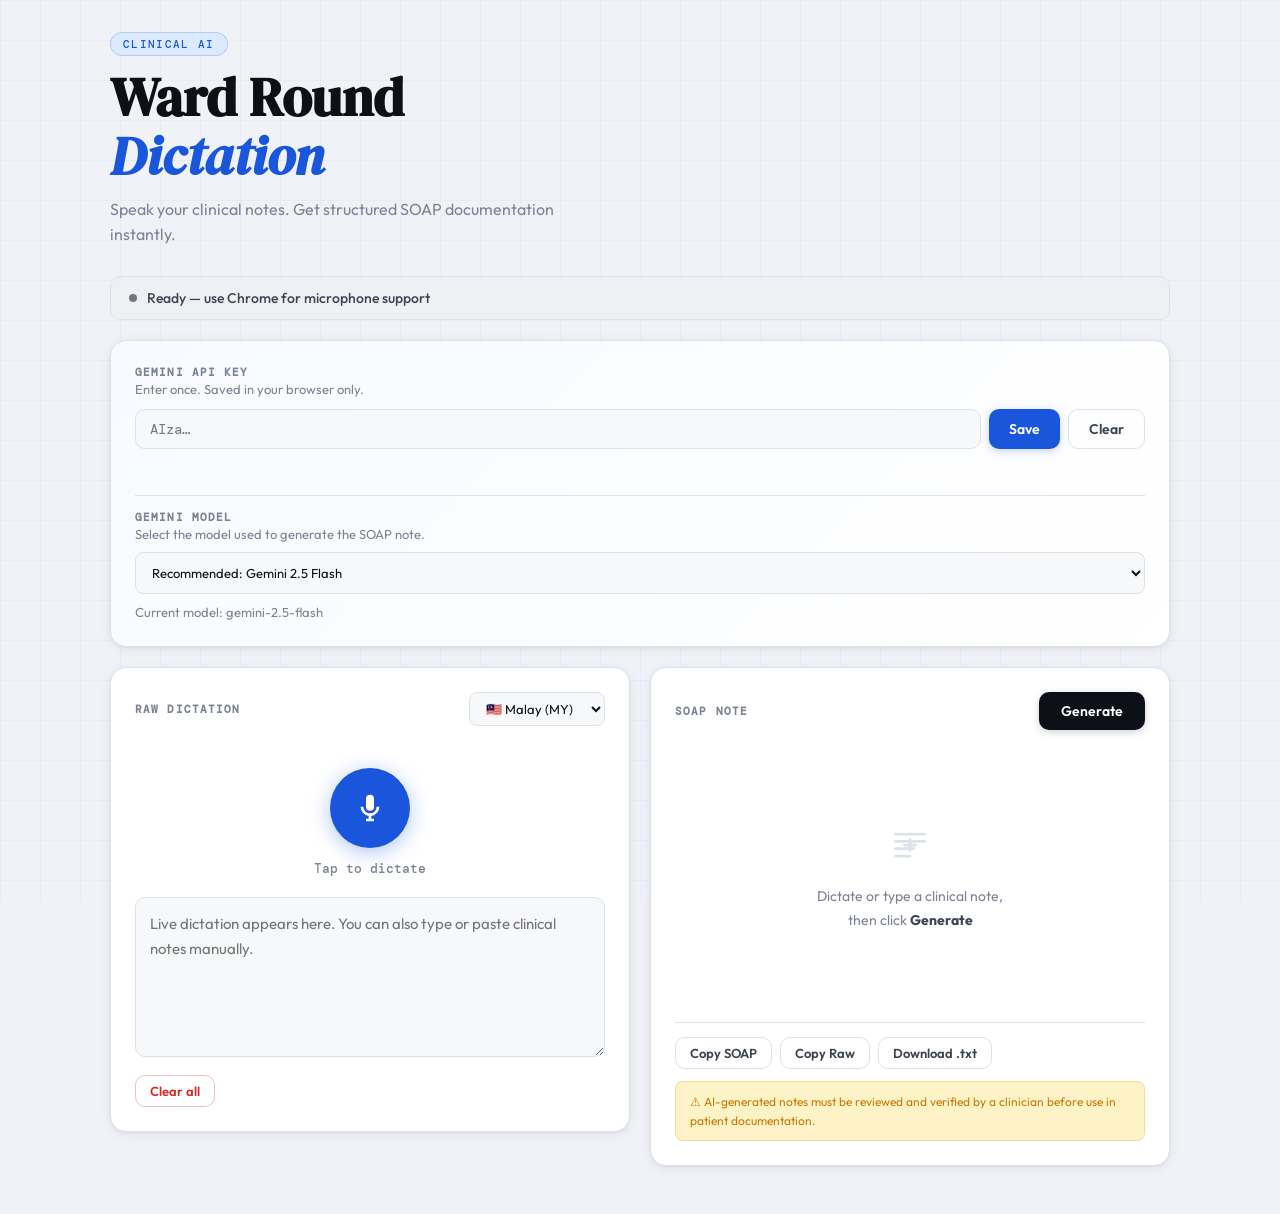
<file: index.html>
<!DOCTYPE html>
<html lang="en">
<head>
  <meta charset="UTF-8" />
  <meta name="viewport" content="width=device-width, initial-scale=1.0" />
  <title>Ward Round SOAP Dictation</title>
  <link rel="preconnect" href="https://fonts.googleapis.com" />
  <link rel="preconnect" href="https://fonts.gstatic.com" crossorigin />
  <link href="https://fonts.googleapis.com/css2?family=DM+Serif+Display:ital@0;1&family=DM+Mono:wght@400;500&family=Outfit:wght@300;400;500;600&display=swap" rel="stylesheet" />
  <link rel="manifest" href="./manifest.webmanifest" />
  <meta name="theme-color" content="#1a56db" />
  <meta name="mobile-web-app-capable" content="yes" />
  <link rel="apple-touch-icon" href="icons/icon-192.png" />
  <link rel="stylesheet" href="style.css" />
</head>
<body>

  <div class="bg-grid"></div>

  <div class="shell">

    <!-- Header -->
    <header class="header">
      <div class="header-badge">Clinical AI</div>
      <h1 class="header-title">Ward Round<br><em>Dictation</em></h1>
      <p class="header-sub">Speak your clinical notes. Get structured SOAP documentation instantly.</p>
      <button class="btn btn-outline btn-sm install-btn" id="installAppBtn" style="display:none">Install app</button>
    </header>

    <!-- Status bar -->
    <div id="statusBar" class="status-bar status-idle">
      <span class="status-dot"></span>
      <span id="statusText">Ready — use Chrome for microphone support</span>
    </div>

    <!-- API key and model panel -->
    <section class="card api-card">
      <div class="api-card-inner">
        <div>
          <div class="card-label">Gemini API Key</div>
          <div class="card-hint">Enter once. Saved in your browser only.</div>
        </div>
        <div class="api-key-row">
          <input type="password" id="apiKeyInput" placeholder="AIza…" autocomplete="off" />
          <button class="btn btn-save" id="saveKeyBtn">Save</button>
          <button class="btn btn-outline" id="clearKeyBtn">Clear</button>
        </div>
        <div id="apiKeyStatus" class="api-key-note"></div>

        <div class="settings-divider"></div>

        <div class="model-setting">
          <div>
            <div class="card-label">Gemini Model</div>
            <div class="card-hint">Select the model used to generate the SOAP note.</div>
          </div>

          <div class="model-row">
            <select id="modelSelect" class="lang-select model-select">
              <option value="gemini-2.5-flash" selected>Recommended: Gemini 2.5 Flash</option>
              <option value="gemini-2.5-flash-lite">Fast/low cost: Gemini 2.5 Flash-Lite</option>
              <option value="gemini-2.5-pro">Higher quality: Gemini 2.5 Pro</option>
              <option value="gemini-3-flash-preview">Preview: Gemini 3 Flash</option>
              <option value="gemini-3-pro-preview">Preview: Gemini 3 Pro</option>
              <option value="custom">Custom model name</option>
            </select>

            <input
              type="text"
              id="customModelInput"
              class="custom-model-input"
              placeholder="Example: gemini-2.5-flash"
              autocomplete="off"
              style="display:none"
            />
          </div>

          <div id="modelStatus" class="model-note">Current model: gemini-2.5-flash</div>
        </div>
      </div>
    </section>

    <!-- Main two-col layout -->
    <div class="main-grid">

      <!-- LEFT: Dictation -->
      <section class="card dictation-card">
        <div class="card-header">
          <div class="card-label">Raw Dictation</div>
          <select id="languageSelect" class="lang-select">
            <option value="en-US">🇺🇸 English (US)</option>
            <option value="en-GB">🇬🇧 English (UK)</option>
            <option value="ms-MY" selected>🇲🇾 Malay (MY)</option>
          </select>
        </div>

        <div class="mic-zone" id="micZone">
          <button class="mic-btn" id="recordBtn" title="Start / Stop recording">
            <svg id="micIcon" xmlns="http://www.w3.org/2000/svg" viewBox="0 0 24 24" fill="currentColor">
              <path d="M12 14a3 3 0 0 0 3-3V5a3 3 0 0 0-6 0v6a3 3 0 0 0 3 3zm5-3a5 5 0 0 1-10 0H5a7 7 0 0 0 6 6.93V20H9v2h6v-2h-2v-2.07A7 7 0 0 0 19 11h-2z"/>
            </svg>
            <svg id="stopIcon" xmlns="http://www.w3.org/2000/svg" viewBox="0 0 24 24" fill="currentColor" style="display:none">
              <rect x="6" y="6" width="12" height="12" rx="2"/>
            </svg>
          </button>
          <div class="mic-label" id="micLabel">Tap to dictate</div>
          <div class="mic-pulse" id="micPulse"></div>
        </div>

        <textarea id="rawInput" class="textarea raw-textarea" placeholder="Live dictation appears here. You can also type or paste clinical notes manually."></textarea>

        <div class="card-actions">
          <button class="btn btn-outline btn-sm btn-danger-outline" id="clearBtn">Clear all</button>
        </div>
      </section>

      <!-- RIGHT: SOAP Output -->
      <section class="card soap-card">
        <div class="card-header">
          <div class="card-label">SOAP Note</div>
          <button class="btn btn-generate" id="processBtn">
            <span id="processBtnText">Generate</span>
            <span id="processBtnSpinner" class="spinner" style="display:none"></span>
          </button>
        </div>

        <div id="soapSections" class="soap-sections" style="display:none">
          <div class="soap-block">
            <div class="soap-heading soap-s">S — Subjective</div>
            <div class="soap-body" id="soapS"></div>
          </div>
          <div class="soap-block">
            <div class="soap-heading soap-o">O — Objective</div>
            <div class="soap-body" id="soapO"></div>
          </div>
          <div class="soap-block">
            <div class="soap-heading soap-a">A — Assessment</div>
            <div class="soap-body" id="soapA"></div>
          </div>
          <div class="soap-block">
            <div class="soap-heading soap-p">P — Plan</div>
            <div class="soap-body" id="soapP"></div>
          </div>
        </div>

        <textarea id="soapFallback" class="textarea soap-textarea" placeholder="Generated SOAP note will appear here." style="display:none"></textarea>

        <div class="soap-placeholder" id="soapPlaceholder">
          <div class="placeholder-icon">
            <svg xmlns="http://www.w3.org/2000/svg" viewBox="0 0 24 24" fill="none" stroke="currentColor" stroke-width="1.5">
              <path d="M9 12h6m-3-3v6M4 6h16M4 10h16M4 14h10M4 18h8" stroke-linecap="round" stroke-linejoin="round"/>
            </svg>
          </div>
          <p>Dictate or type a clinical note,<br>then click <strong>Generate</strong></p>
        </div>

        <div class="card-actions soap-actions">
          <button class="btn btn-outline btn-sm" id="copySoapBtn">Copy SOAP</button>
          <button class="btn btn-outline btn-sm" id="copyRawBtn">Copy Raw</button>
          <button class="btn btn-outline btn-sm" id="downloadBtn">Download .txt</button>
        </div>

        <div class="disclaimer">
          ⚠ AI-generated notes must be reviewed and verified by a clinician before use in patient documentation.
        </div>
      </section>

    </div><!-- /main-grid -->

  </div><!-- /shell -->

  <script>
    if ('serviceWorker' in navigator) {
      window.addEventListener('load', () => {
        navigator.serviceWorker.register('./sw.js?v=5', { scope: './' }).then(reg => {
          console.log('Service worker registered:', reg.scope);
        }).catch(err => {
          console.warn('Service worker registration failed:', err);
        });
      });
    }
  </script>
  <script src="./app.js?v=5"></script>
</body>
</html>
</file>
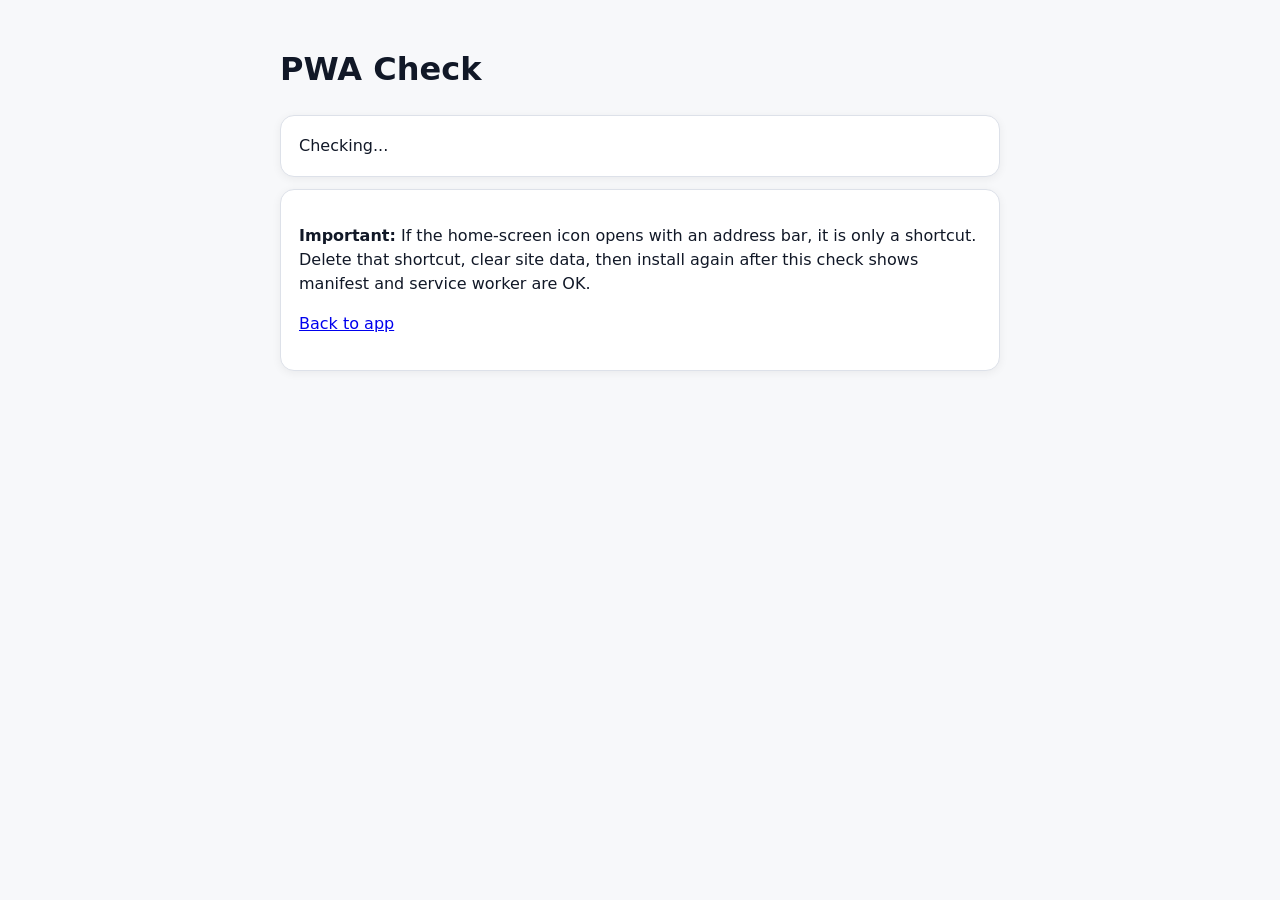
<file: pwa-check.html>
<!DOCTYPE html>
<html lang="en">
<head>
  <meta charset="UTF-8" />
  <meta name="viewport" content="width=device-width, initial-scale=1.0" />
  <title>PWA Check</title>
  <link rel="manifest" href="./manifest.webmanifest" />
  <meta name="theme-color" content="#1a56db" />
  <style>
    body{font-family:system-ui,Arial,sans-serif;max-width:720px;margin:0 auto;padding:24px;line-height:1.5;background:#f7f8fa;color:#111827}
    .card{background:white;border:1px solid #dde1e9;border-radius:14px;padding:18px;margin:12px 0;box-shadow:0 2px 10px rgba(0,0,0,.06)}
    .ok{color:#0d9467;font-weight:700}.bad{color:#d92a2a;font-weight:700}.warn{color:#c97a07;font-weight:700}
    code{background:#eef0f4;padding:2px 6px;border-radius:6px}
  </style>
</head>
<body>
  <h1>PWA Check</h1>
  <div class="card" id="result">Checking...</div>
  <div class="card">
    <p><strong>Important:</strong> If the home-screen icon opens with an address bar, it is only a shortcut. Delete that shortcut, clear site data, then install again after this check shows manifest and service worker are OK.</p>
    <p><a href="./index.html">Back to app</a></p>
  </div>
  <script>
    async function check(){
      const rows=[];
      rows.push(['HTTPS', location.protocol === 'https:' || location.hostname === 'localhost']);
      rows.push(['Standalone display now', matchMedia('(display-mode: standalone)').matches]);
      try {
        const m = await fetch('./manifest.webmanifest', {cache:'no-store'});
        rows.push(['Manifest loads', m.ok]);
        if (m.ok) {
          const j = await m.json();
          rows.push(['display = standalone', j.display === 'standalone']);
          rows.push(['start_url exists', !!j.start_url]);
          rows.push(['icons exist', Array.isArray(j.icons) && j.icons.length >= 2]);
        }
      } catch(e){ rows.push(['Manifest loads', false]); }
      if ('serviceWorker' in navigator) {
        try {
          const reg = await navigator.serviceWorker.register('./sw.js?v=5', {scope:'./'});
          await navigator.serviceWorker.ready;
          rows.push(['Service worker registered', !!reg]);
          rows.push(['Service worker scope controls this folder', reg.scope.endsWith(location.pathname.replace(/[^/]*$/, ''))]);
        } catch(e){ rows.push(['Service worker registered', false]); }
      } else { rows.push(['Service worker supported', false]); }
      document.getElementById('result').innerHTML = rows.map(([k,v]) => `<p>${v ? '<span class="ok">✓</span>' : '<span class="bad">✗</span>'} ${k}</p>`).join('') + '<p class="warn">If all main items are ✓, open the app page, wait a few seconds, then use Chrome menu → Install app.</p>';
    }
    check();
  </script>
</body>
</html>
</file>
<file: style.css>
/* ===========================
   RESET & ROOT
=========================== */
*, *::before, *::after { box-sizing: border-box; margin: 0; padding: 0; }

:root {
  --ink:       #0d1117;
  --ink-2:     #3d4451;
  --ink-3:     #7c8394;
  --surface:   #ffffff;
  --surface-2: #f7f8fa;
  --surface-3: #eef0f4;
  --border:    #dde1e9;

  --accent:    #1a56db;
  --accent-lt: #dbeafe;
  --accent-dk: #1239a0;

  --green:     #0d9467;
  --green-lt:  #d1fae5;
  --red:       #d92a2a;
  --red-lt:    #fee2e2;
  --amber:     #c97a07;
  --amber-lt:  #fef3c7;

  --soap-s:    #2563eb;
  --soap-o:    #0d9467;
  --soap-a:    #7c3aed;
  --soap-p:    #c2410c;

  --radius:    16px;
  --radius-sm: 10px;
  --shadow:    0 2px 12px rgba(0,0,0,0.07), 0 1px 3px rgba(0,0,0,0.06);
  --shadow-lg: 0 8px 32px rgba(0,0,0,0.10), 0 2px 8px rgba(0,0,0,0.06);

  --font-serif: 'DM Serif Display', Georgia, serif;
  --font-sans:  'Outfit', system-ui, sans-serif;
  --font-mono:  'DM Mono', 'Courier New', monospace;
}

/* ===========================
   BASE
=========================== */
html { scroll-behavior: smooth; }

body {
  font-family: var(--font-sans);
  background: #f0f2f7;
  color: var(--ink);
  min-height: 100vh;
  position: relative;
  overflow-x: hidden;
}

/* Subtle grid background */
.bg-grid {
  position: fixed;
  inset: 0;
  background-image:
    linear-gradient(rgba(26,86,219,0.04) 1px, transparent 1px),
    linear-gradient(90deg, rgba(26,86,219,0.04) 1px, transparent 1px);
  background-size: 40px 40px;
  pointer-events: none;
  z-index: 0;
}

/* ===========================
   LAYOUT SHELL
=========================== */
.shell {
  position: relative;
  z-index: 1;
  max-width: 1100px;
  margin: 0 auto;
  padding: 32px 20px 48px;
}

/* ===========================
   HEADER
=========================== */
.header {
  margin-bottom: 28px;
}

.header-badge {
  display: inline-block;
  font-family: var(--font-mono);
  font-size: 11px;
  font-weight: 500;
  letter-spacing: 0.12em;
  text-transform: uppercase;
  color: var(--accent);
  background: var(--accent-lt);
  padding: 4px 12px;
  border-radius: 99px;
  border: 1px solid rgba(26,86,219,0.2);
  margin-bottom: 12px;
}

.header-title {
  font-family: var(--font-serif);
  font-size: clamp(32px, 6vw, 54px);
  line-height: 1.1;
  color: var(--ink);
  margin-bottom: 10px;
}

.header-title em {
  font-style: italic;
  color: var(--accent);
}

.header-sub {
  font-size: 16px;
  color: var(--ink-3);
  max-width: 480px;
  line-height: 1.6;
}

/* ===========================
   STATUS BAR
=========================== */
.status-bar {
  display: flex;
  align-items: center;
  gap: 10px;
  padding: 12px 18px;
  border-radius: var(--radius-sm);
  font-size: 14px;
  font-weight: 500;
  margin-bottom: 20px;
  border: 1px solid transparent;
  transition: background 0.3s, border-color 0.3s, color 0.3s;
}

.status-dot {
  width: 8px;
  height: 8px;
  border-radius: 50%;
  flex-shrink: 0;
  background: currentColor;
  opacity: 0.7;
}

.status-idle  { background: var(--surface-3); color: var(--ink-2); border-color: var(--border); }
.status-info  { background: var(--accent-lt); color: var(--accent-dk); border-color: rgba(26,86,219,0.2); }
.status-error { background: var(--red-lt);    color: var(--red);      border-color: rgba(217,42,42,0.2); }
.status-ok    { background: var(--green-lt);  color: var(--green);    border-color: rgba(13,148,103,0.2); }
.status-busy  { background: var(--amber-lt);  color: var(--amber);    border-color: rgba(201,122,7,0.2); }

/* ===========================
   CARD
=========================== */
.card {
  background: var(--surface);
  border-radius: var(--radius);
  border: 1px solid var(--border);
  box-shadow: var(--shadow);
  padding: 24px;
}

.card-header {
  display: flex;
  align-items: center;
  justify-content: space-between;
  margin-bottom: 18px;
  gap: 12px;
}

.card-label {
  font-size: 11px;
  font-weight: 600;
  letter-spacing: 0.1em;
  text-transform: uppercase;
  color: var(--ink-3);
  font-family: var(--font-mono);
}

.card-hint {
  font-size: 13px;
  color: var(--ink-3);
  margin-top: 2px;
}

/* ===========================
   API KEY CARD
=========================== */
.api-card {
  margin-bottom: 20px;
  background: linear-gradient(135deg, #f8faff 0%, #ffffff 100%);
}

.api-card-inner {
  display: grid;
  gap: 12px;
}

.api-key-row {
  display: flex;
  gap: 8px;
  flex-wrap: wrap;
}

.api-key-row input[type="password"] {
  flex: 1;
  min-width: 200px;
  font-family: var(--font-mono);
  font-size: 14px;
  padding: 10px 14px;
  border: 1px solid var(--border);
  border-radius: var(--radius-sm);
  background: var(--surface-2);
  color: var(--ink);
  outline: none;
  transition: border-color 0.2s, box-shadow 0.2s;
}

.api-key-row input[type="password"]:focus {
  border-color: var(--accent);
  box-shadow: 0 0 0 3px rgba(26,86,219,0.12);
}

.api-key-note {
  font-size: 13px;
  min-height: 18px;
  color: var(--ink-3);
}

/* ===========================
   MAIN GRID
=========================== */
.main-grid {
  display: grid;
  grid-template-columns: 1fr 1fr;
  gap: 20px;
  align-items: start;
}

/* ===========================
   DICTATION CARD
=========================== */
.dictation-card {}

/* Mic zone */
.mic-zone {
  display: flex;
  flex-direction: column;
  align-items: center;
  padding: 24px 0 20px;
  position: relative;
}

.mic-btn {
  width: 80px;
  height: 80px;
  border-radius: 50%;
  border: none;
  background: var(--accent);
  color: white;
  cursor: pointer;
  display: flex;
  align-items: center;
  justify-content: center;
  position: relative;
  z-index: 2;
  transition: background 0.2s, transform 0.15s, box-shadow 0.2s;
  box-shadow: 0 4px 20px rgba(26,86,219,0.35);
}

.mic-btn svg {
  width: 32px;
  height: 32px;
}

.mic-btn:hover {
  background: var(--accent-dk);
  transform: scale(1.05);
  box-shadow: 0 6px 24px rgba(26,86,219,0.45);
}

.mic-btn:active { transform: scale(0.96); }

.mic-btn.recording {
  background: var(--red);
  box-shadow: 0 4px 20px rgba(217,42,42,0.4);
  animation: pulse-ring 1.5s infinite;
}

@keyframes pulse-ring {
  0%   { box-shadow: 0 0 0 0   rgba(217,42,42,0.5); }
  70%  { box-shadow: 0 0 0 18px rgba(217,42,42,0);   }
  100% { box-shadow: 0 0 0 0   rgba(217,42,42,0);    }
}

.mic-label {
  margin-top: 12px;
  font-size: 13px;
  font-weight: 500;
  color: var(--ink-3);
  font-family: var(--font-mono);
  z-index: 2;
  position: relative;
}

/* ===========================
   LANGUAGE SELECT
=========================== */
.lang-select {
  font-family: var(--font-sans);
  font-size: 13px;
  padding: 7px 12px;
  border: 1px solid var(--border);
  border-radius: 8px;
  background: var(--surface-2);
  color: var(--ink);
  cursor: pointer;
  outline: none;
}

.lang-select:focus { border-color: var(--accent); }

/* ===========================
   TEXTAREA
=========================== */
.textarea {
  width: 100%;
  resize: vertical;
  border: 1px solid var(--border);
  border-radius: var(--radius-sm);
  padding: 14px;
  font-size: 15px;
  line-height: 1.65;
  font-family: var(--font-sans);
  background: var(--surface-2);
  color: var(--ink);
  outline: none;
  transition: border-color 0.2s, box-shadow 0.2s;
}

.textarea:focus {
  border-color: var(--accent);
  box-shadow: 0 0 0 3px rgba(26,86,219,0.10);
  background: var(--surface);
}

.raw-textarea  { min-height: 160px; }
.soap-textarea { min-height: 320px; }

/* ===========================
   CARD ACTIONS
=========================== */
.card-actions {
  display: flex;
  gap: 8px;
  margin-top: 14px;
  flex-wrap: wrap;
}

/* ===========================
   BUTTONS
=========================== */
.btn {
  display: inline-flex;
  align-items: center;
  justify-content: center;
  gap: 6px;
  font-family: var(--font-sans);
  font-weight: 600;
  font-size: 14px;
  padding: 10px 20px;
  border-radius: var(--radius-sm);
  border: none;
  cursor: pointer;
  transition: background 0.18s, transform 0.12s, box-shadow 0.18s, opacity 0.18s;
  white-space: nowrap;
  text-decoration: none;
}

.btn:active { transform: scale(0.97); }
.btn:disabled { opacity: 0.5; cursor: not-allowed; transform: none !important; }

/* Variants */
.btn-save {
  background: var(--accent);
  color: white;
  box-shadow: 0 2px 8px rgba(26,86,219,0.25);
}
.btn-save:hover:not(:disabled) { background: var(--accent-dk); box-shadow: 0 4px 12px rgba(26,86,219,0.35); }

.btn-generate {
  background: var(--ink);
  color: white;
  padding: 10px 22px;
  box-shadow: 0 2px 8px rgba(0,0,0,0.18);
}
.btn-generate:hover:not(:disabled) { background: #1e2433; box-shadow: 0 4px 14px rgba(0,0,0,0.25); }

.btn-outline {
  background: transparent;
  color: var(--ink-2);
  border: 1px solid var(--border);
}
.btn-outline:hover:not(:disabled) { background: var(--surface-3); border-color: var(--ink-3); }

.btn-danger-outline {
  color: var(--red);
  border-color: rgba(217,42,42,0.3);
}
.btn-danger-outline:hover:not(:disabled) { background: var(--red-lt); border-color: var(--red); }

.btn-sm { padding: 7px 14px; font-size: 13px; }

/* ===========================
   SOAP SECTIONS (parsed)
=========================== */
.soap-sections {
  display: flex;
  flex-direction: column;
  gap: 12px;
  margin-bottom: 8px;
}

.soap-block {
  border-radius: var(--radius-sm);
  overflow: hidden;
  border: 1px solid var(--border);
}

.soap-heading {
  padding: 8px 14px;
  font-family: var(--font-mono);
  font-size: 11px;
  font-weight: 500;
  letter-spacing: 0.08em;
  text-transform: uppercase;
  color: white;
}

.soap-s { background: var(--soap-s); }
.soap-o { background: var(--soap-o); }
.soap-a { background: var(--soap-a); }
.soap-p { background: var(--soap-p); }

.soap-body {
  padding: 12px 14px;
  font-size: 14px;
  line-height: 1.7;
  color: var(--ink);
  background: var(--surface-2);
  white-space: pre-wrap;
  font-family: var(--font-sans);
  min-height: 40px;
}

/* ===========================
   SOAP PLACEHOLDER
=========================== */
.soap-placeholder {
  display: flex;
  flex-direction: column;
  align-items: center;
  justify-content: center;
  min-height: 260px;
  text-align: center;
  color: var(--ink-3);
  gap: 14px;
}

.placeholder-icon svg {
  width: 44px;
  height: 44px;
  color: var(--border);
}

.soap-placeholder p {
  font-size: 14px;
  line-height: 1.7;
}

.soap-placeholder strong {
  color: var(--ink-2);
}

/* ===========================
   SOAP CARD EXTRAS
=========================== */
.soap-actions {
  border-top: 1px solid var(--border);
  padding-top: 14px;
  margin-top: 14px;
}

.disclaimer {
  margin-top: 12px;
  font-size: 12px;
  line-height: 1.6;
  color: var(--amber);
  background: var(--amber-lt);
  border: 1px solid rgba(201,122,7,0.2);
  padding: 10px 14px;
  border-radius: 8px;
  font-family: var(--font-sans);
}

/* ===========================
   SPINNER
=========================== */
.spinner {
  display: inline-block;
  width: 14px;
  height: 14px;
  border: 2px solid rgba(255,255,255,0.3);
  border-top-color: white;
  border-radius: 50%;
  animation: spin 0.7s linear infinite;
}

@keyframes spin { to { transform: rotate(360deg); } }


/* ===========================
   MODEL SELECTOR
=========================== */
.settings-divider {
  height: 1px;
  background: var(--border);
  margin: 4px 0 2px;
}

.model-setting {
  display: grid;
  gap: 10px;
}

.model-row {
  display: grid;
  grid-template-columns: 1fr;
  gap: 8px;
}

.model-select {
  width: 100%;
  min-height: 42px;
}

.custom-model-input {
  width: 100%;
  font-family: var(--font-mono);
  font-size: 14px;
  padding: 10px 14px;
  border: 1px solid var(--border);
  border-radius: var(--radius-sm);
  background: var(--surface-2);
  color: var(--ink);
  outline: none;
  transition: border-color 0.2s, box-shadow 0.2s;
}

.custom-model-input:focus {
  border-color: var(--accent);
  box-shadow: 0 0 0 3px rgba(26,86,219,0.12);
}

.model-note {
  font-size: 13px;
  min-height: 18px;
  color: var(--ink-3);
}

/* ===========================
   RESPONSIVE
=========================== */
@media (max-width: 768px) {
  .shell { padding: 20px 14px 40px; }

  .main-grid {
    grid-template-columns: 1fr;
  }

  .header-title { font-size: 34px; }

  .api-key-row { flex-direction: column; }
  .api-key-row input { width: 100%; }
}


/* ===========================
   PWA INSTALL BUTTON
=========================== */
.install-btn {
  margin-top: 14px;
}
</file>
